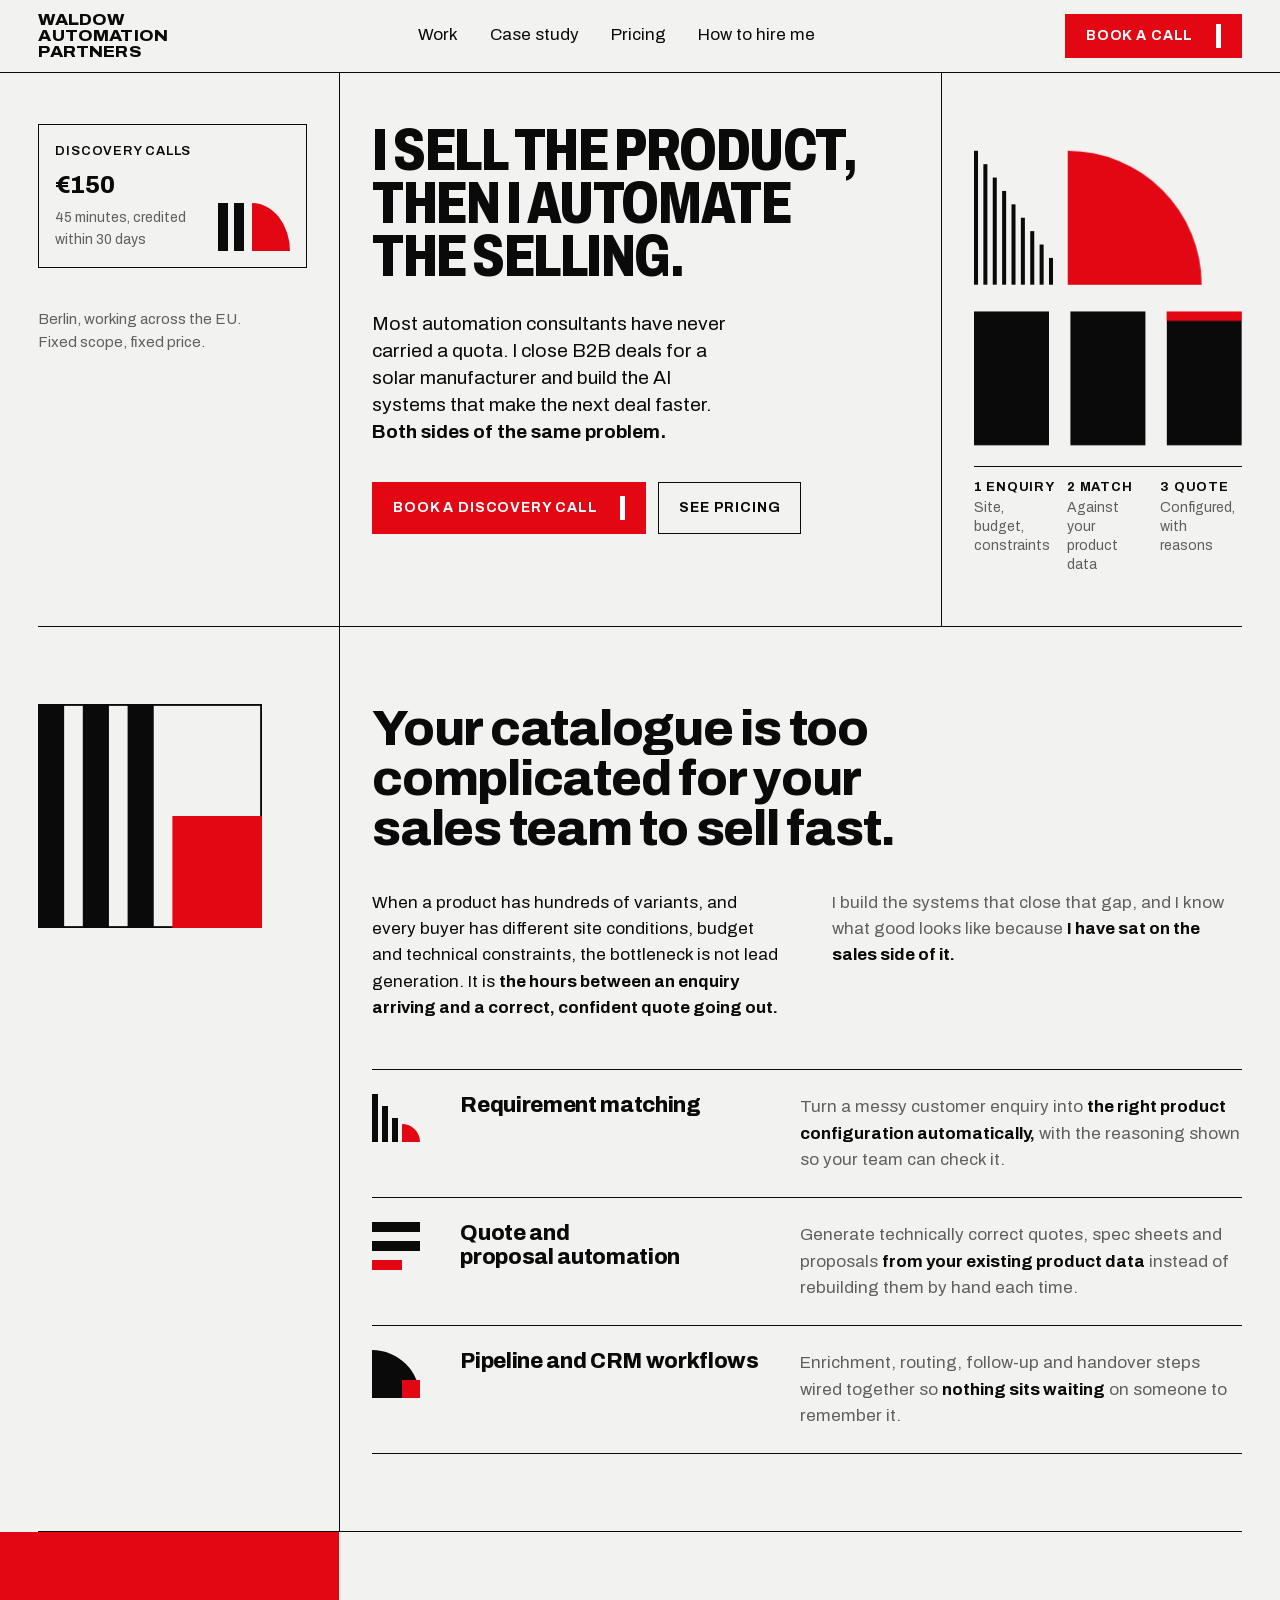
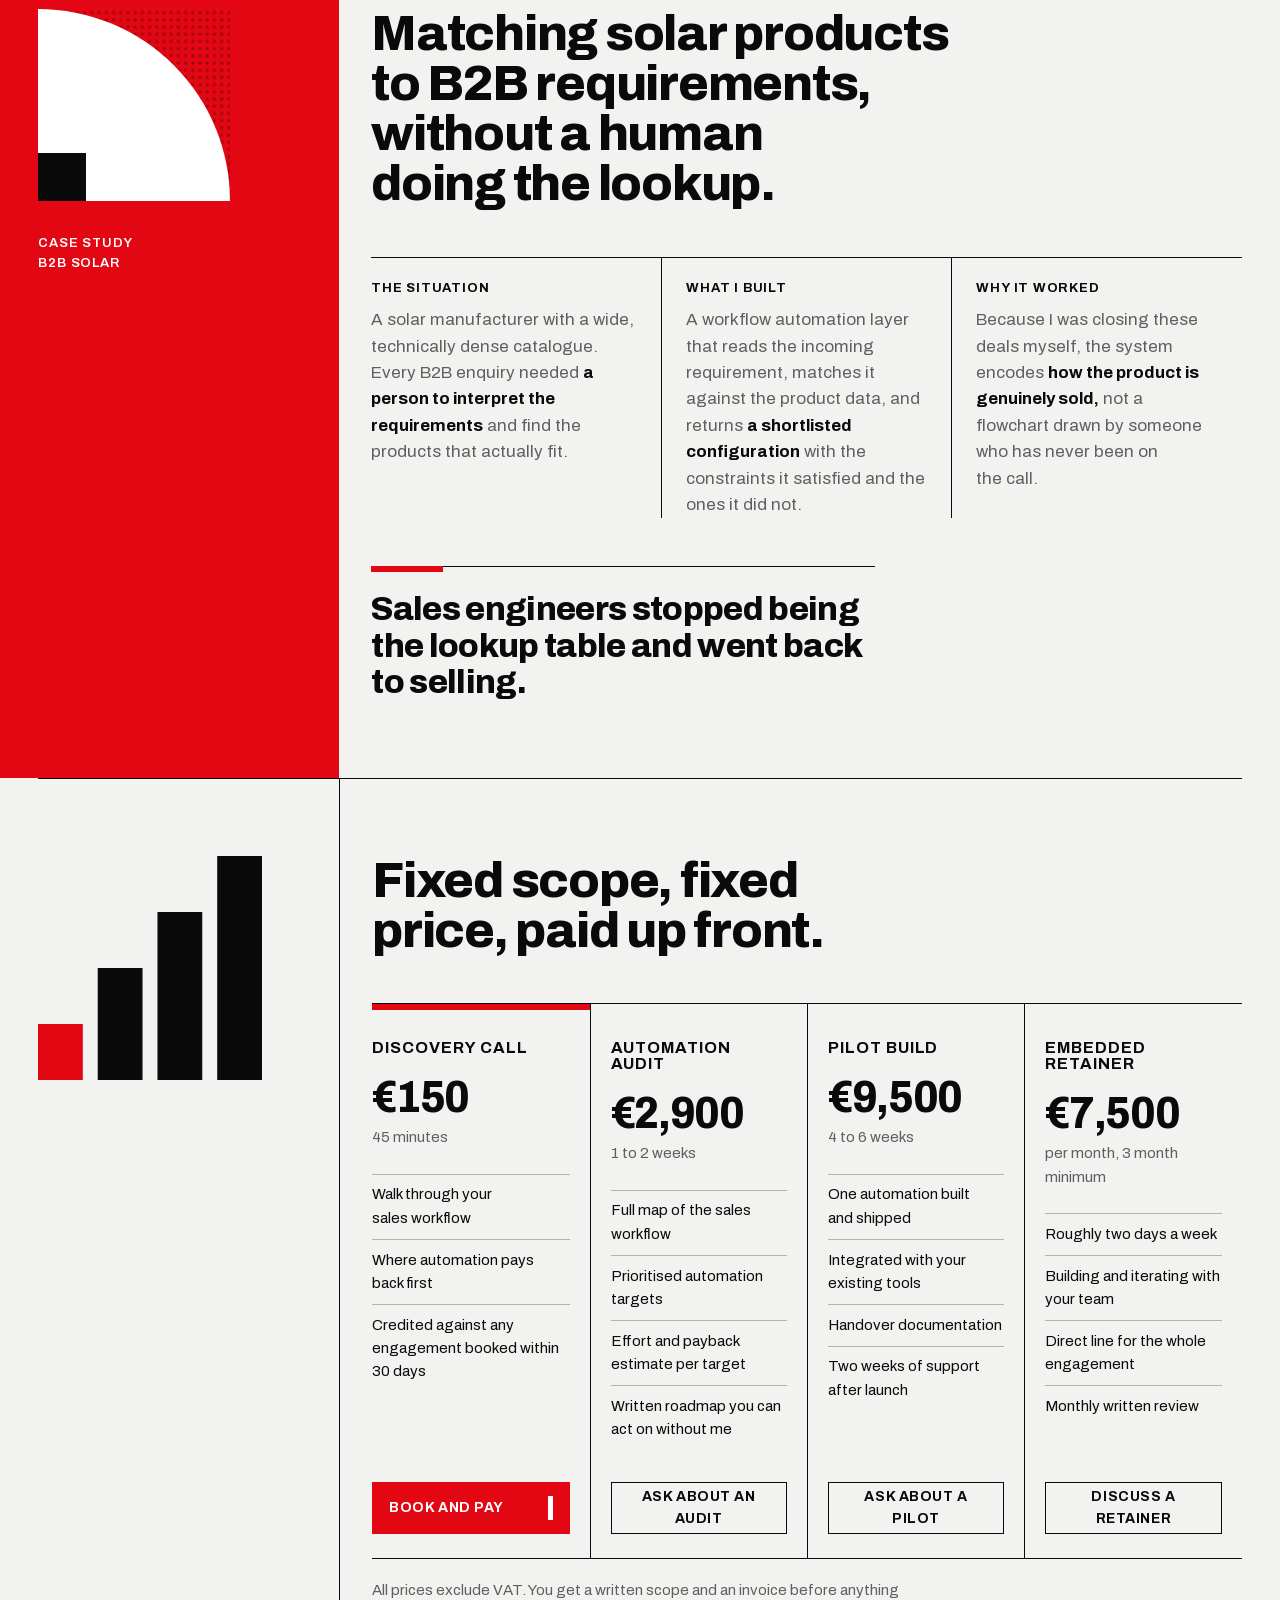
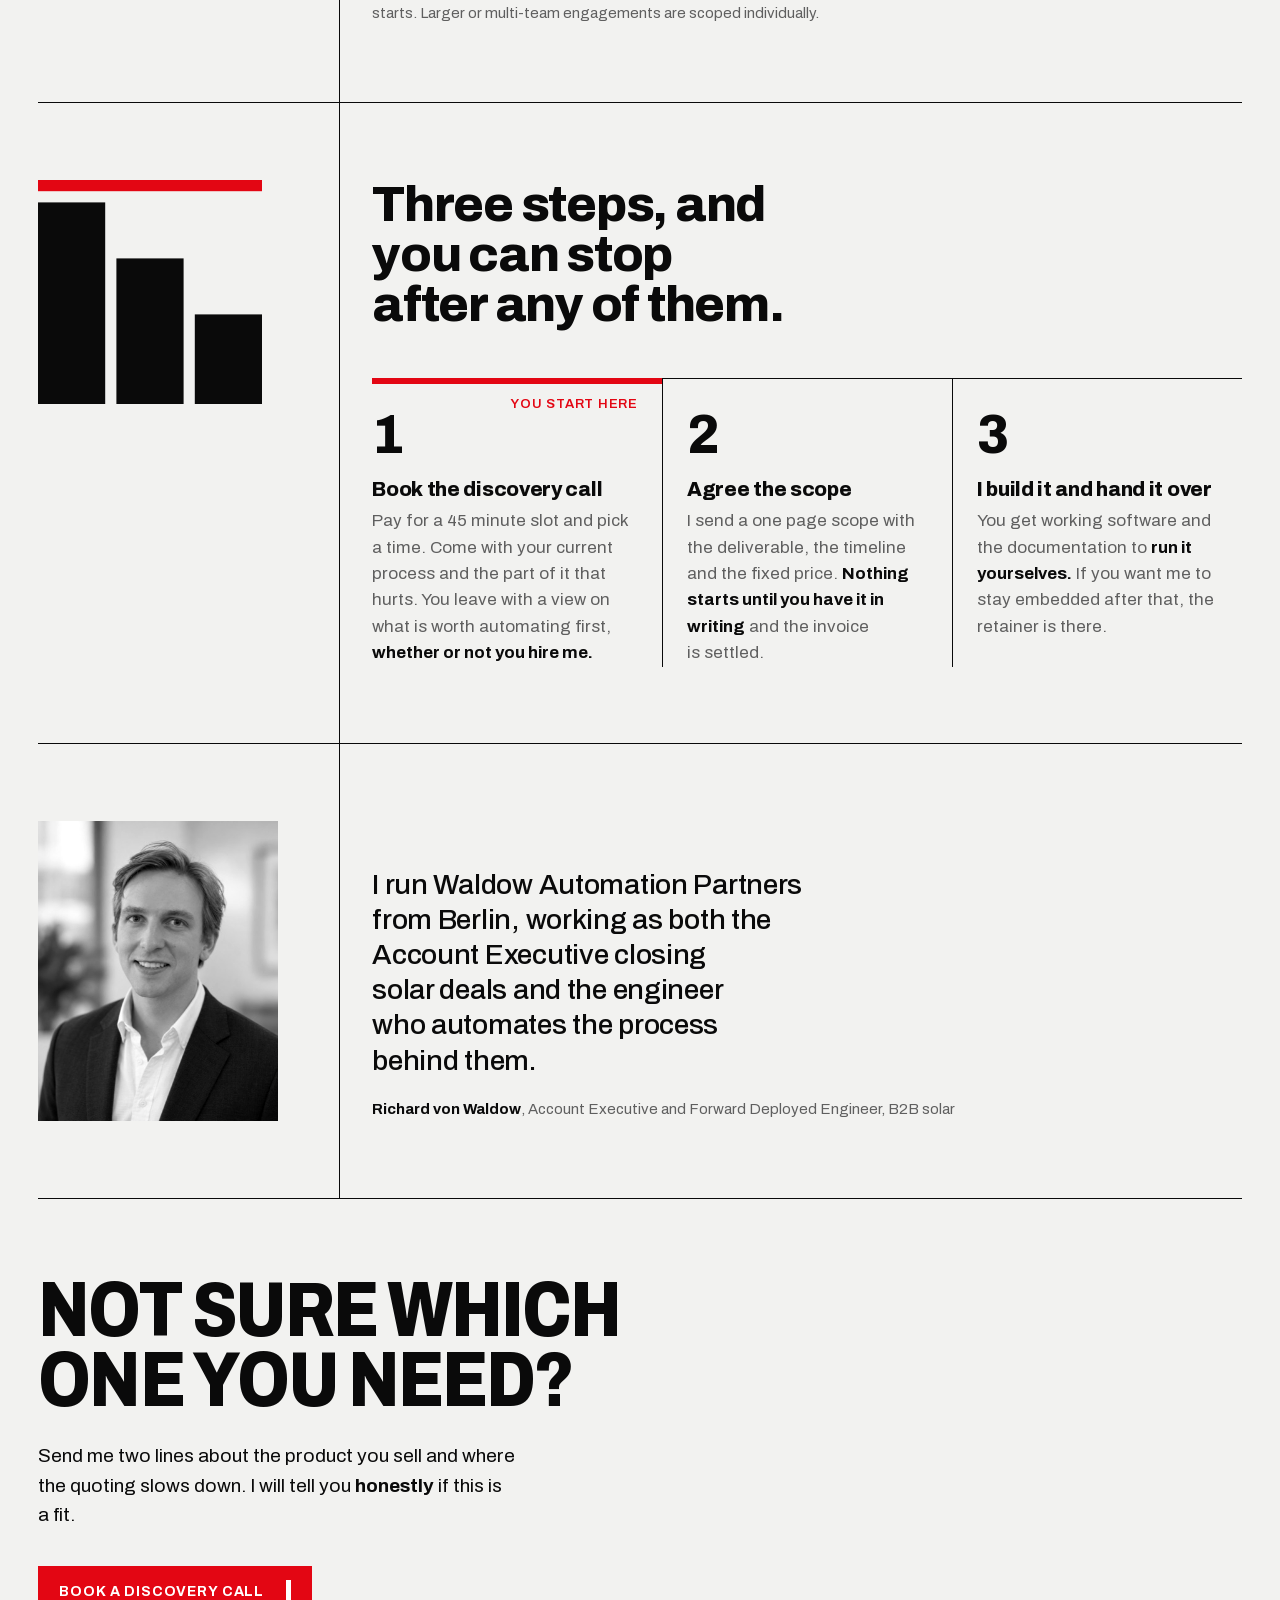
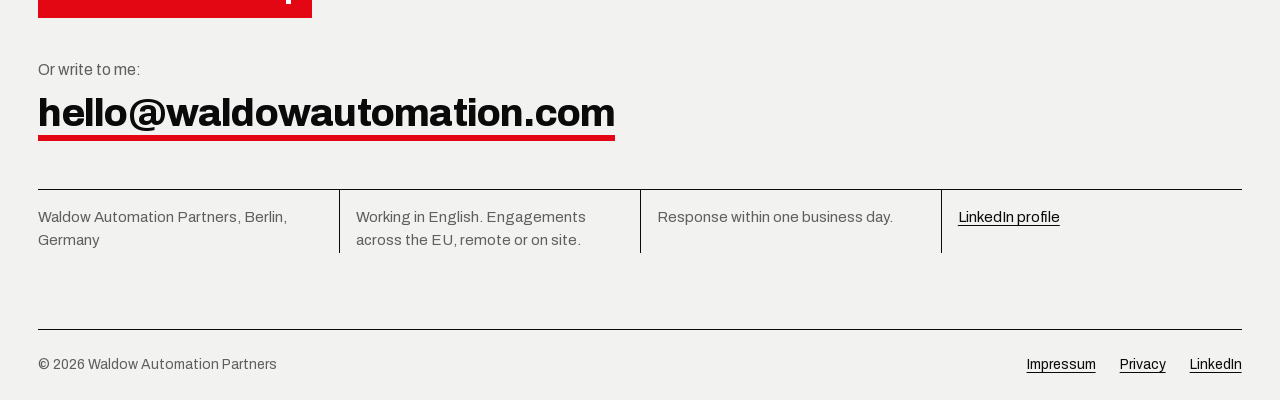
<file: index.html>
<!DOCTYPE html>
<html lang="en">
<head>
<meta charset="utf-8">
<meta name="viewport" content="width=device-width, initial-scale=1, viewport-fit=cover">
<title>Waldow Automation Partners | AI systems for complex B2B sales</title>
<meta name="description" content="I sell complex B2B products, then I automate the selling. Sales workflow automation and AI deployment for manufacturers and distributors with complicated product catalogues.">
<link rel="canonical" href="https://waldowautomation.com/">
<link rel="icon" href="data:image/svg+xml,%3Csvg xmlns='http://www.w3.org/2000/svg' viewBox='0 0 32 32'%3E%3Crect width='32' height='32' fill='%23F2F2F0'/%3E%3Crect x='5' y='5' width='5' height='22' fill='%230A0A0A'/%3E%3Crect x='13' y='5' width='5' height='22' fill='%230A0A0A'/%3E%3Cpath d='M21 27V5a11 22 0 0 1 6 22z' fill='%23E30613'/%3E%3C/svg%3E">
<meta name="theme-color" content="#F2F2F0">
<meta property="og:type" content="website">
<meta property="og:url" content="https://waldowautomation.com/">
<meta property="og:title" content="Waldow Automation Partners">
<meta property="og:description" content="I sell complex B2B products, then I automate the selling. Sales workflow automation for manufacturers and distributors.">
<meta property="og:image" content="https://waldowautomation.com/headshot.jpg">
<meta name="twitter:card" content="summary">
<link rel="preload" href="fonts/Archivo-var-latin.woff2" as="font" type="font/woff2" crossorigin>
<link rel="stylesheet" href="fonts/archivo.css">
<style>
:root{
  --paper:#F2F2F0;
  --ink:#0A0A0A;
  --red:#E30613;
  --red-press:#B8000E;
  --grey:#5F5F5F;
  --grey-mid:#B2B2B2;
  --rule:1px solid var(--ink);
  --gutter:clamp(1rem,3vw,3rem);
  --col-pad:clamp(1.25rem,2.5vw,2.5rem);
  --band-pad:clamp(2.75rem,6vw,5.5rem);
  --ease-out:cubic-bezier(.16,1,.3,1);
}
*{box-sizing:border-box}
html{scroll-behavior:smooth;-webkit-text-size-adjust:100%;scrollbar-color:var(--ink) var(--paper)}
@media (prefers-reduced-motion:reduce){html{scroll-behavior:auto}}
body{
  margin:0;background:var(--paper);color:var(--ink);
  font-family:Archivo,system-ui,sans-serif;font-size:1.0625rem;line-height:1.55;font-weight:400;font-stretch:100%;
  -webkit-font-smoothing:antialiased;-webkit-tap-highlight-color:transparent;caret-color:var(--red);
}
::selection{background:var(--red);color:#fff}
a{color:inherit;text-underline-offset:.22em;text-decoration-thickness:1px}
:focus-visible{outline:2px solid var(--red);outline-offset:3px}
h1,h2,h3{margin:0;font-weight:800;letter-spacing:-.02em;line-height:1;text-wrap:balance}
p,dd,li{text-wrap:pretty}
strong{font-weight:700;color:var(--ink)}
p{margin:0;max-width:62ch}
[id]{scroll-margin-top:5.5rem}
.sheet{padding:0 var(--gutter)}
.caps{text-transform:uppercase;letter-spacing:.06em;font-size:.8125rem;font-weight:600}
.num{font-variant-numeric:tabular-nums}
.quiet{color:var(--grey)}
.small{font-size:.9375rem}

/* ---------- buttons ---------- */
.btn{
  display:inline-flex;align-items:center;justify-content:space-between;gap:1.4rem;
  min-height:3.25rem;padding:0 1.25rem;border:1px solid var(--ink);
  text-decoration:none;text-transform:uppercase;letter-spacing:.06em;font-size:.875rem;font-weight:700;
  touch-action:manipulation;user-select:none;-webkit-user-select:none;
  transition:background-color 120ms ease-out,color 120ms ease-out,transform 100ms ease-out;
}
.btn:active{transform:scale(.98)}
.btn-red{background:var(--red);border-color:var(--red);color:#fff}
.btn-red::after{content:"";width:5px;height:1.5rem;background:#fff;flex:none;transition:transform 200ms var(--ease-out)}
.btn-red:active{background:var(--red-press);border-color:var(--red-press)}
.btn-line{background:transparent;color:var(--ink);position:relative;isolation:isolate;overflow:hidden}
.btn-line::before{content:"";position:absolute;inset:0;z-index:-1;background:var(--ink);transform:scaleX(0);transform-origin:left;transition:transform 260ms var(--ease-out)}
.btn-line:active{background:var(--ink);color:var(--paper)}
@media (hover:hover){
  .btn-red:hover{background:var(--red-press);border-color:var(--red-press)}
  .btn-line:hover{color:var(--paper)}
}
@media (hover:hover) and (pointer:fine){
  .btn-red:hover::after{transform:scaleY(1.45)}
  .btn-line:hover::before{transform:scaleX(1)}
}
@media (prefers-reduced-motion:reduce){
  .btn-red::after,.btn-line::before{transition:none}
}

/* ---------- header ---------- */
.top{position:sticky;top:0;z-index:20;background:var(--paper);border-bottom:var(--rule)}
.top .sheet{display:flex;align-items:center;justify-content:space-between;gap:1.5rem;min-height:4.5rem}
.mark{display:block;text-decoration:none;font-weight:800;text-transform:uppercase;letter-spacing:.01em;font-size:1rem;line-height:1.02;font-stretch:112%}
.top nav{display:flex;gap:2rem}
.top nav a{text-decoration:none;padding:.35rem 0;border-bottom:2px solid transparent;transition:border-color 120ms ease-out}
.top nav a:hover{border-bottom-color:var(--red)}
.top .btn{min-height:2.75rem}
@media(max-width:900px){
  .top nav{display:none}
  .top .btn-red::after{display:none}
}

/* ---------- hero ---------- */
.hero{display:grid;grid-template-columns:3fr 6fr 3fr;border-bottom:var(--rule)}
.hero > *{padding:clamp(2rem,4vw,3.5rem) 0}
.hero > * + *{border-left:var(--rule);padding-left:var(--col-pad)}
.hero > :not(:last-child){padding-right:var(--col-pad)}
.rail{display:flex;flex-direction:column;gap:2.5rem}
.slot{border:var(--rule);padding:1rem;display:grid;grid-template-columns:1fr auto;gap:.75rem 1rem;align-items:end}
.slot .caps{grid-column:1/-1}
.slot strong{font-size:1.5rem;font-weight:800;letter-spacing:-.01em;line-height:1}
.slot small{display:block;color:var(--grey);font-size:.875rem;margin-top:.35rem}
.slot svg{width:4.5rem;height:3rem}
.lead h1{
  font-size:clamp(2.75rem,4.6vw,5rem);font-stretch:76%;font-weight:800;
  text-transform:uppercase;letter-spacing:-.025em;line-height:.9;
}
.lead p{margin-top:1.75rem;font-size:clamp(1.15rem,1.5vw,1.4rem);line-height:1.4;max-width:34ch}
.lead p em{font-style:normal;font-weight:700}
.actions{display:flex;flex-wrap:wrap;gap:.75rem;margin-top:2.25rem}
.lead p.fee{display:none;margin-top:1rem;font-size:.9375rem;color:var(--grey)}
.poster figure{margin:0}
.poster svg{display:block;width:100%;height:auto;max-height:30rem}
.poster figcaption{display:grid;grid-template-columns:repeat(3,1fr);border-top:var(--rule);margin-top:1.25rem;padding-top:.75rem;gap:.75rem}
.poster figcaption span{font-size:.875rem;color:var(--grey);line-height:1.35}
.poster figcaption b{display:block;color:var(--ink);text-transform:uppercase;letter-spacing:.06em;font-size:.8125rem;margin-bottom:.2rem}

/* signature: the enquiry bars sort themselves once, the match arc settles */
.sort rect{transform-box:fill-box;transform-origin:bottom;animation:sort 1.4s var(--ease-out) .25s both}
@keyframes sort{from{transform:scaleY(var(--from,1))}}
.arc{transform-box:fill-box;transform-origin:0 100%;animation:swing 1s var(--ease-out) .9s both}
@keyframes swing{from{transform:rotate(-12deg);opacity:.35}}
@media (prefers-reduced-motion:reduce){.sort rect,.arc{animation:none}}

@media(max-width:1100px){
  .hero{grid-template-columns:5fr 4fr}
  .rail{display:none}
  .lead p.fee{display:block}
  .hero > .lead{border-left:0;padding-left:0}
}
@media(max-width:720px){
  .hero{grid-template-columns:1fr}
  .hero > .lead{padding-right:0}
  .hero > .poster{border-left:0;padding-left:0;border-top:var(--rule)}
  .lead h1{font-stretch:78%}
  .lead h1 br.d{display:none}
  .poster svg{max-height:17rem}
  .poster figure{max-width:calc(17rem * 400 / 480)}
}

/* left-column motifs assemble once when they scroll into view (JS adds .motion; no JS or reduced motion = static) */
.motion svg.m :is(rect,path):not([fill="none"]):not([fill^="url"]){
  transform-box:fill-box;transform-origin:bottom;
  transition:transform 700ms var(--ease-out) calc(var(--i,0) * 70ms),opacity 500ms ease-out calc(var(--i,0) * 70ms);
}
.motion svg.m rect.x{transform-origin:left}
.motion svg.m path{transform-origin:0 100%}
.motion svg.m:not(.in) rect:not([fill="none"]):not([fill^="url"]){transform:scaleY(.06)}
.motion svg.m:not(.in) rect.x{transform:scaleX(.04)}
.motion svg.m:not(.in) path{transform:rotate(-24deg);opacity:0}

/* ---------- bands: motif column + body column ---------- */
.band{display:grid;grid-template-columns:3fr 9fr;border-bottom:var(--rule)}
.band > *{padding:var(--band-pad) 0}
.band > .motif{padding-right:var(--col-pad)}
.band > .motif > *{position:sticky;top:7rem}
.band > .motif svg{display:block;width:100%;max-width:14rem;height:auto}
.band > .body{border-left:var(--rule);padding-left:var(--col-pad)}
.band h2{font-size:clamp(2rem,3.9vw,3.5rem);max-width:18ch;letter-spacing:-.025em}
@media(max-width:820px){
  .band{grid-template-columns:1fr}
  .band > .motif{padding-bottom:0}
  .band > .motif > *{position:static}
  .band > .motif svg{width:5rem}
  .band > .body{border-left:0;padding-left:0;padding-top:1.5rem}
}

.split{display:grid;grid-template-columns:1fr 1fr;gap:clamp(1.5rem,4vw,4rem);margin-top:2.25rem}
@media(max-width:820px){.split{grid-template-columns:1fr}}

.rows{list-style:none;padding:0;margin:3rem 0 0;border-top:var(--rule)}
.rows li{display:grid;grid-template-columns:4rem 1fr 1.4fr;gap:1.5rem;align-items:start;padding:1.5rem 0;border-bottom:var(--rule)}
.rows svg{width:3rem;height:3rem}
.rows h3{font-size:1.35rem;letter-spacing:-.015em;line-height:1.1}
.rows p{color:var(--grey)}
@media(max-width:820px){.rows li{grid-template-columns:3rem 1fr;gap:1rem 1.25rem}.rows p{grid-column:2}.rows svg{width:2.25rem;height:2.25rem}}

/* ---------- case study: the one red field ---------- */
.case{display:grid;grid-template-columns:3fr 9fr;border-bottom:var(--rule)}
.case .field{background:var(--red);color:#fff;margin-left:calc(-1 * var(--gutter));padding:var(--band-pad) var(--col-pad) var(--band-pad) var(--gutter)}
.case .field svg{width:100%;max-width:12rem;height:auto;display:block}
.case .field p{margin-top:2rem}
.case .body{padding:var(--band-pad) 0 var(--band-pad) var(--col-pad)}
.case h2{font-size:clamp(2rem,3.9vw,3.5rem);max-width:20ch;letter-spacing:-.025em}
.case dl{display:grid;grid-template-columns:repeat(3,1fr);margin:3rem 0 0;border-top:var(--rule)}
.case dl > div{padding:1.25rem 1.5rem 0 0}
.case dl > div + div{border-left:var(--rule);padding-left:1.5rem}
.case dt{text-transform:uppercase;letter-spacing:.06em;font-size:.8125rem;font-weight:700}
.case dd{margin:.6rem 0 0;color:var(--grey)}
.result::before{content:"";position:absolute;top:-1px;left:0;width:4.5rem;height:6px;background:var(--red)}
.result{margin-top:3rem;padding-top:1.5rem;border-top:var(--rule);position:relative;font-size:clamp(1.5rem,2.6vw,2.25rem);font-weight:800;letter-spacing:-.02em;line-height:1.1;max-width:24ch}
@media(max-width:820px){
  .case{grid-template-columns:1fr}
  .case .field{display:flex;align-items:center;gap:1.5rem;padding:2rem var(--gutter);margin-right:calc(-1 * var(--gutter))}
  .case .field svg{max-width:4.5rem}
  .case .field p{margin-top:0}
  .case .body{padding:2.5rem 0 var(--band-pad) 0}
  .case dl{grid-template-columns:1fr}
  .case dl > div{padding-right:0}
  .case dl > div + div{border-left:0;padding-left:0;border-top:var(--rule);margin-top:1.25rem}
}

/* ---------- pricing: one ruled table ---------- */
.tiers{display:grid;grid-template-columns:repeat(4,1fr);margin-top:3rem;border-top:var(--rule);border-bottom:var(--rule)}
.tier{display:flex;flex-direction:column;padding:1.5rem 1.25rem 1.5rem 0}
.tier + .tier{border-left:var(--rule);padding-left:1.25rem}
.tier.first{box-shadow:inset 0 6px 0 var(--red)}
.tier h3{font-size:1rem;text-transform:uppercase;letter-spacing:.06em;font-weight:700;margin-top:.75rem}
.price{font-size:clamp(2.25rem,3.4vw,3rem);font-weight:800;letter-spacing:-.03em;line-height:1;margin-top:1.25rem;font-variant-numeric:tabular-nums;font-stretch:90%}
.meta{color:var(--grey);font-size:.9375rem;margin-top:.4rem}
.tier ul{list-style:none;padding:0;margin:1.5rem 0 2rem;font-size:.9375rem}
.tier li{padding:.55rem 0;border-top:1px solid var(--grey-mid)}
.tier .btn{margin-top:auto;width:100%;gap:.75rem;padding:0 1rem;letter-spacing:.04em}
.tier .btn-line{justify-content:center;text-align:center}
.note{margin-top:1.25rem;color:var(--grey);font-size:.9375rem}
@media(max-width:1100px){
  .tiers{grid-template-columns:1fr 1fr}
  .tier:nth-child(3){border-left:0;padding-left:0}
  .tier:nth-child(n+3){border-top:var(--rule)}
}
@media(max-width:600px){
  .tiers{grid-template-columns:1fr}
  .tier + .tier{border-left:0;padding-left:0;border-top:var(--rule)}
  .tier{padding-right:0}
}

/* ---------- process: one unbroken row with a position marker ---------- */
.steps-wrap{position:relative;margin-top:3rem;border-top:var(--rule)}
.here{position:absolute;top:-1px;left:0;height:6px;width:33.333%;background:var(--red)}
.here span{position:absolute;top:1rem;right:1.5rem;color:var(--red)}
.steps{list-style:none;padding:0;margin:0;display:grid;grid-template-columns:repeat(3,1fr)}
.steps li{padding:1.75rem 1.5rem 0 0}
.steps li + li{border-left:var(--rule);padding-left:1.5rem}
.steps .n{display:block;font-size:3.5rem;font-weight:800;line-height:1;letter-spacing:-.03em;font-variant-numeric:tabular-nums;font-stretch:90%}
.steps h3{font-size:1.25rem;letter-spacing:-.015em;margin-top:1rem}
.steps p{margin-top:.6rem;color:var(--grey)}
@media(max-width:820px){
  .steps{grid-template-columns:1fr}
  .steps li{padding-right:0}
  .steps li + li{border-left:0;padding-left:0;border-top:var(--rule);margin-top:1.75rem}
  .here{width:100%}
  .here span{right:0}
}

/* ---------- about ---------- */
.portrait{display:block;width:100%;height:auto;max-width:15rem;aspect-ratio:4/5;object-fit:cover;filter:grayscale(1) contrast(1.06)}
.bio{display:flex;flex-direction:column;justify-content:flex-end}
.bio p{font-size:clamp(1.35rem,2.2vw,2rem);line-height:1.25;letter-spacing:-.01em;max-width:30ch;font-weight:500}
.bio .who{margin-top:1.25rem;color:var(--grey);font-size:.9375rem}
@media(max-width:820px){.portrait{max-width:10rem}}

/* ---------- close ---------- */
.close{padding:var(--band-pad) 0;border-bottom:var(--rule)}
.close h2{font-size:clamp(2.5rem,6vw,5.75rem);font-stretch:84%;text-transform:uppercase;letter-spacing:-.025em;line-height:.92;max-width:14ch}
.close p{margin-top:1.5rem;font-size:1.2rem;max-width:44ch}
.close .or{margin-top:2.5rem;font-size:1rem;color:var(--grey)}
.mail{display:inline-block;margin-top:.5rem;font-size:clamp(1.35rem,3vw,2.5rem);font-weight:800;letter-spacing:-.02em;text-decoration:none;border-bottom:6px solid var(--red);line-height:1.15;overflow-wrap:anywhere}
.mail:hover{color:var(--red)}
.facts{display:grid;grid-template-columns:repeat(4,1fr);margin-top:3rem;border-top:var(--rule)}
.facts span{padding:1rem 1rem 0 0;color:var(--grey);font-size:.9375rem}
.facts span + span{border-left:var(--rule);padding-left:1rem}
.facts a{color:var(--ink)}
@media(max-width:820px){.facts{grid-template-columns:1fr 1fr}.facts span:nth-child(3){border-left:0;padding-left:0}.facts span:nth-child(n+3){margin-top:1rem}}
@media(max-width:480px){.facts{grid-template-columns:1fr}.facts span + span{border-left:0;padding-left:0;margin-top:.75rem}}

footer .sheet{display:flex;flex-wrap:wrap;justify-content:space-between;gap:1rem;padding-top:1.5rem;padding-bottom:calc(1.5rem + env(safe-area-inset-bottom));font-size:.875rem;color:var(--grey)}
footer nav{display:flex;gap:1.5rem}
footer a{color:var(--ink)}
footer a:hover{color:var(--red)}
</style>
</head>
<body>

<header class="top">
  <div class="sheet">
    <a class="mark" href="#top" aria-label="Waldow Automation Partners, back to top">Waldow<br>Automation<br>Partners</a>
    <nav aria-label="Main">
      <a href="#work">Work</a>
      <a href="#case">Case study</a>
      <a href="#pricing">Pricing</a>
      <a href="#hire">How to hire me</a>
    </nav>
    <a class="btn btn-red" href="https://cal.com/waldowautomation/discovery-call" rel="noopener">Book a call</a>
  </div>
</header>

<main id="top" class="sheet">

  <section class="hero" aria-label="Introduction">
    <div class="rail">
      <div class="slot">
        <span class="caps">Discovery calls</span>
        <div>
          <strong class="num">€150</strong>
          <small>45 minutes, credited within 30 days</small>
        </div>
        <svg class="m" viewBox="0 0 72 48" aria-hidden="true"><rect x="0" y="0" width="10" height="48" fill="#0A0A0A"/><rect x="16" y="0" width="10" height="48" fill="#0A0A0A"/><path d="M34 48V0a38 48 0 0 1 38 48z" fill="#E30613"/></svg>
      </div>
      <p class="quiet small">Berlin, working across the EU.<br>Fixed scope, fixed price.</p>
    </div>

    <div class="lead">
      <h1>I sell the product,<br class="d"> then I automate<br class="d"> the selling.</h1>
      <p>Most automation consultants have never carried a quota. I close B2B deals for a solar manufacturer and build the AI systems that make the next deal faster. <em>Both sides of the same problem.</em></p>
      <div class="actions">
        <a class="btn btn-red" href="https://cal.com/waldowautomation/discovery-call" rel="noopener">Book a discovery call</a>
        <a class="btn btn-line" href="#pricing">See pricing</a>
      </div>
      <p class="fee">Discovery call: 45 minutes, €150, credited within 30 days.</p>
    </div>

    <div class="poster">
      <figure>
        <svg viewBox="0 0 400 480" role="img" aria-labelledby="mech-t" preserveAspectRatio="xMinYMid meet">
          <title id="mech-t">A messy enquiry, matched against the product data, becomes a configured quote.</title>
          <g class="sort" fill="#0A0A0A">
            <rect x="0"   y="40"  width="6" height="200" style="--from:.35"/>
            <rect x="14"  y="60"  width="6" height="180" style="--from:.9"/>
            <rect x="28"  y="80"  width="6" height="160" style="--from:.2"/>
            <rect x="42"  y="100" width="6" height="140" style="--from:1.25"/>
            <rect x="56"  y="120" width="6" height="120" style="--from:.55"/>
            <rect x="70"  y="140" width="6" height="100" style="--from:1.6"/>
            <rect x="84"  y="160" width="6" height="80"  style="--from:.4"/>
            <rect x="98"  y="180" width="6" height="60"  style="--from:2.4"/>
            <rect x="112" y="200" width="6" height="40"  style="--from:1.1"/>
          </g>
          <path class="arc" d="M140 240V40a200 200 0 0 1 200 200z" fill="#E30613"/>
          <rect x="0"   y="280" width="112" height="200" fill="#0A0A0A"/>
          <rect x="144" y="280" width="112" height="200" fill="#0A0A0A"/>
          <rect x="288" y="280" width="112" height="200" fill="#0A0A0A"/>
          <rect x="288" y="280" width="112" height="14"  fill="#E30613"/>
        </svg>
        <figcaption>
          <span><b>1 Enquiry</b>Site, budget, constraints</span>
          <span><b>2 Match</b>Against your product data</span>
          <span><b>3 Quote</b>Configured, with reasons</span>
        </figcaption>
      </figure>
    </div>
  </section>

  <section class="band" id="work">
    <div class="motif" aria-hidden="true">
      <svg class="m" viewBox="0 0 120 120"><rect x=".5" y=".5" width="119" height="119" fill="none" stroke="#0A0A0A"/><rect x="0" y="0" width="14" height="120" fill="#0A0A0A"/><rect x="24" y="0" width="14" height="120" fill="#0A0A0A"/><rect x="48" y="0" width="14" height="120" fill="#0A0A0A"/><rect x="72" y="60" width="48" height="60" fill="#E30613"/></svg>
    </div>
    <div class="body">
      <h2>Your catalogue is too complicated for your sales team to sell fast.</h2>
      <div class="split">
        <p>When a product has hundreds of variants, and every buyer has different site conditions, budget and technical constraints, the bottleneck is not lead generation. It is <strong>the hours between an enquiry arriving and a correct, confident quote going out.</strong></p>
        <p class="quiet">I build the systems that close that gap, and I know what good looks like because <strong>I have sat on the sales side of it.</strong></p>
      </div>
      <ul class="rows">
        <li>
          <svg viewBox="0 0 48 48" aria-hidden="true"><rect x="0" y="0" width="6" height="48" fill="#0A0A0A"/><rect x="10" y="12" width="6" height="36" fill="#0A0A0A"/><rect x="20" y="24" width="6" height="24" fill="#0A0A0A"/><path d="M30 48V30a18 18 0 0 1 18 18z" fill="#E30613"/></svg>
          <h3>Requirement matching</h3>
          <p>Turn a messy customer enquiry into <strong>the right product configuration automatically,</strong> with the reasoning shown so your team can check it.</p>
        </li>
        <li>
          <svg viewBox="0 0 48 48" aria-hidden="true"><rect x="0" y="0" width="48" height="10" fill="#0A0A0A"/><rect x="0" y="19" width="48" height="10" fill="#0A0A0A"/><rect x="0" y="38" width="30" height="10" fill="#E30613"/></svg>
          <h3>Quote and proposal automation</h3>
          <p>Generate technically correct quotes, spec sheets and proposals <strong>from your existing product data</strong> instead of rebuilding them by hand each time.</p>
        </li>
        <li>
          <svg viewBox="0 0 48 48" aria-hidden="true"><path d="M0 48V0a48 48 0 0 1 48 48z" fill="#0A0A0A"/><rect x="30" y="30" width="18" height="18" fill="#E30613"/></svg>
          <h3>Pipeline and CRM workflows</h3>
          <p>Enrichment, routing, follow-up and handover steps wired together so <strong>nothing sits waiting</strong> on someone to remember it.</p>
        </li>
      </ul>
    </div>
  </section>

  <section class="case" id="case">
    <div class="field">
      <svg class="m" viewBox="0 0 160 160" aria-hidden="true"><defs><pattern id="screen" width="6" height="6" patternUnits="userSpaceOnUse"><circle cx="3" cy="3" r="1.4" fill="#0A0A0A" fill-opacity=".32"/></pattern></defs><rect width="160" height="160" fill="url(#screen)"/><path d="M0 160V0a160 160 0 0 1 160 160z" fill="#fff"/><rect x="0" y="120" width="40" height="40" fill="#0A0A0A"/></svg>
      <p class="caps">Case study<br>B2B solar</p>
    </div>
    <div class="body">
      <h2>Matching solar products to B2B requirements, without a human doing the lookup.</h2>
      <dl>
        <div>
          <dt>The situation</dt>
          <dd>A solar manufacturer with a wide, technically dense catalogue. Every B2B enquiry needed <strong>a person to interpret the requirements</strong> and find the products that actually fit.</dd>
        </div>
        <div>
          <dt>What I built</dt>
          <dd>A workflow automation layer that reads the incoming requirement, matches it against the product data, and returns <strong>a shortlisted configuration</strong> with the constraints it satisfied and the ones it did not.</dd>
        </div>
        <div>
          <dt>Why it worked</dt>
          <dd>Because I was closing these deals myself, the system encodes <strong>how the product is genuinely sold,</strong> not a flowchart drawn by someone who has never been on the call.</dd>
        </div>
      </dl>
      <p class="result">Sales engineers stopped being the lookup table and went back to selling.</p>
    </div>
  </section>

  <section class="band" id="pricing">
    <div class="motif" aria-hidden="true">
      <svg class="m" viewBox="0 0 120 120"><rect x="0" y="90" width="24" height="30" fill="#E30613"/><rect x="32" y="60" width="24" height="60" fill="#0A0A0A"/><rect x="64" y="30" width="24" height="90" fill="#0A0A0A"/><rect x="96" y="0" width="24" height="120" fill="#0A0A0A"/></svg>
    </div>
    <div class="body">
      <h2>Fixed scope, fixed price, paid up front.</h2>
      <div class="tiers">
        <div class="tier first">
          <h3>Discovery call</h3>
          <p class="price">€150</p>
          <p class="meta">45 minutes</p>
          <ul>
            <li>Walk through your sales workflow</li>
            <li>Where automation pays back first</li>
            <li>Credited against any engagement booked within 30 days</li>
          </ul>
          <a class="btn btn-red" href="https://cal.com/waldowautomation/discovery-call" rel="noopener">Book and pay</a>
        </div>
        <div class="tier">
          <h3>Automation Audit</h3>
          <p class="price">€2,900</p>
          <p class="meta">1 to 2 weeks</p>
          <ul>
            <li>Full map of the sales workflow</li>
            <li>Prioritised automation targets</li>
            <li>Effort and payback estimate per target</li>
            <li>Written roadmap you can act on without me</li>
          </ul>
          <a class="btn btn-line" href="mailto:hello@waldowautomation.com?subject=Automation%20Audit">Ask about an audit</a>
        </div>
        <div class="tier">
          <h3>Pilot Build</h3>
          <p class="price">€9,500</p>
          <p class="meta">4 to 6 weeks</p>
          <ul>
            <li>One automation built and shipped</li>
            <li>Integrated with your existing tools</li>
            <li>Handover documentation</li>
            <li>Two weeks of support after launch</li>
          </ul>
          <a class="btn btn-line" href="mailto:hello@waldowautomation.com?subject=Pilot%20Build">Ask about a pilot</a>
        </div>
        <div class="tier">
          <h3>Embedded Retainer</h3>
          <p class="price">€7,500</p>
          <p class="meta">per month, 3 month minimum</p>
          <ul>
            <li>Roughly two days a week</li>
            <li>Building and iterating with your team</li>
            <li>Direct line for the whole engagement</li>
            <li>Monthly written review</li>
          </ul>
          <a class="btn btn-line" href="mailto:hello@waldowautomation.com?subject=Embedded%20Retainer">Discuss a retainer</a>
        </div>
      </div>
      <p class="note">All prices exclude VAT. You get a written scope and an invoice before anything starts. Larger or multi-team engagements are scoped individually.</p>
    </div>
  </section>

  <section class="band" id="hire">
    <div class="motif" aria-hidden="true">
      <svg class="m" viewBox="0 0 120 120"><rect class="x" x="0" y="0" width="120" height="6" fill="#E30613"/><rect x="0" y="12" width="36" height="108" fill="#0A0A0A"/><rect x="42" y="42" width="36" height="78" fill="#0A0A0A"/><rect x="84" y="72" width="36" height="48" fill="#0A0A0A"/></svg>
    </div>
    <div class="body">
      <h2>Three steps, and you can stop after any of them.</h2>
      <div class="steps-wrap">
        <span class="here" aria-hidden="true"><span class="caps">You start here</span></span>
        <ol class="steps">
          <li>
            <span class="n" aria-hidden="true">1</span>
            <h3>Book the discovery call</h3>
            <p>Pay for a 45 minute slot and pick a time. Come with your current process and the part of it that hurts. You leave with a view on what is worth automating first, <strong>whether or not you hire me.</strong></p>
          </li>
          <li>
            <span class="n" aria-hidden="true">2</span>
            <h3>Agree the scope</h3>
            <p>I send a one page scope with the deliverable, the timeline and the fixed price. <strong>Nothing starts until you have it in writing</strong> and the invoice is settled.</p>
          </li>
          <li>
            <span class="n" aria-hidden="true">3</span>
            <h3>I build it and hand it over</h3>
            <p>You get working software and the documentation to <strong>run it yourselves.</strong> If you want me to stay embedded after that, the retainer is there.</p>
          </li>
        </ol>
      </div>
    </div>
  </section>

  <section class="band" aria-label="About">
    <div class="motif">
      <img class="portrait" src="headshot.jpg" width="384" height="480" alt="Richard von Waldow" loading="lazy">
    </div>
    <div class="body bio">
      <p>I run Waldow Automation Partners from Berlin, working as both the Account Executive closing solar deals and the engineer who automates the process behind them.</p>
      <span class="who"><b style="color:var(--ink)">Richard von Waldow</b>, Account Executive and Forward Deployed Engineer, B2B solar</span>
    </div>
  </section>

  <section class="close" id="contact">
    <h2>Not sure which one you need?</h2>
    <p>Send me two lines about the product you sell and where the quoting slows down. I will tell you <strong>honestly</strong> if this is a fit.</p>
    <div class="actions"><a class="btn btn-red" href="https://cal.com/waldowautomation/discovery-call" rel="noopener">Book a discovery call</a></div>
    <p class="or">Or write to me:</p>
    <a class="mail" href="mailto:hello@waldowautomation.com">hello@waldowautomation.com</a>
    <div class="facts">
      <span>Waldow Automation Partners, Berlin, Germany</span>
      <span>Working in English. Engagements across the EU, remote or on site.</span>
      <span>Response within one business day.</span>
      <span><a href="https://www.linkedin.com/in/richard-von-waldow/" rel="noopener">LinkedIn profile</a></span>
    </div>
  </section>

</main>

<footer>
  <div class="sheet">
    <span>&copy; 2026 Waldow Automation Partners</span>
    <nav aria-label="Legal">
      <a href="impressum.html">Impressum</a>
      <a href="datenschutz.html">Privacy</a>
      <a href="https://www.linkedin.com/in/richard-von-waldow/" rel="noopener">LinkedIn</a>
    </nav>
  </div>
</footer>

<script>
(() => {
  if (!('IntersectionObserver' in window) || matchMedia('(prefers-reduced-motion: reduce)').matches) return;
  document.documentElement.classList.add('motion');
  const io = new IntersectionObserver((entries) => {
    for (const e of entries) if (e.isIntersecting) { e.target.classList.add('in'); io.unobserve(e.target); }
  }, { threshold: .35 });
  document.querySelectorAll('svg.m').forEach((svg) => {
    svg.querySelectorAll('rect, path').forEach((el, i) => el.style.setProperty('--i', i));
    io.observe(svg);
  });
})();
</script>
</body>
</html>
</file>
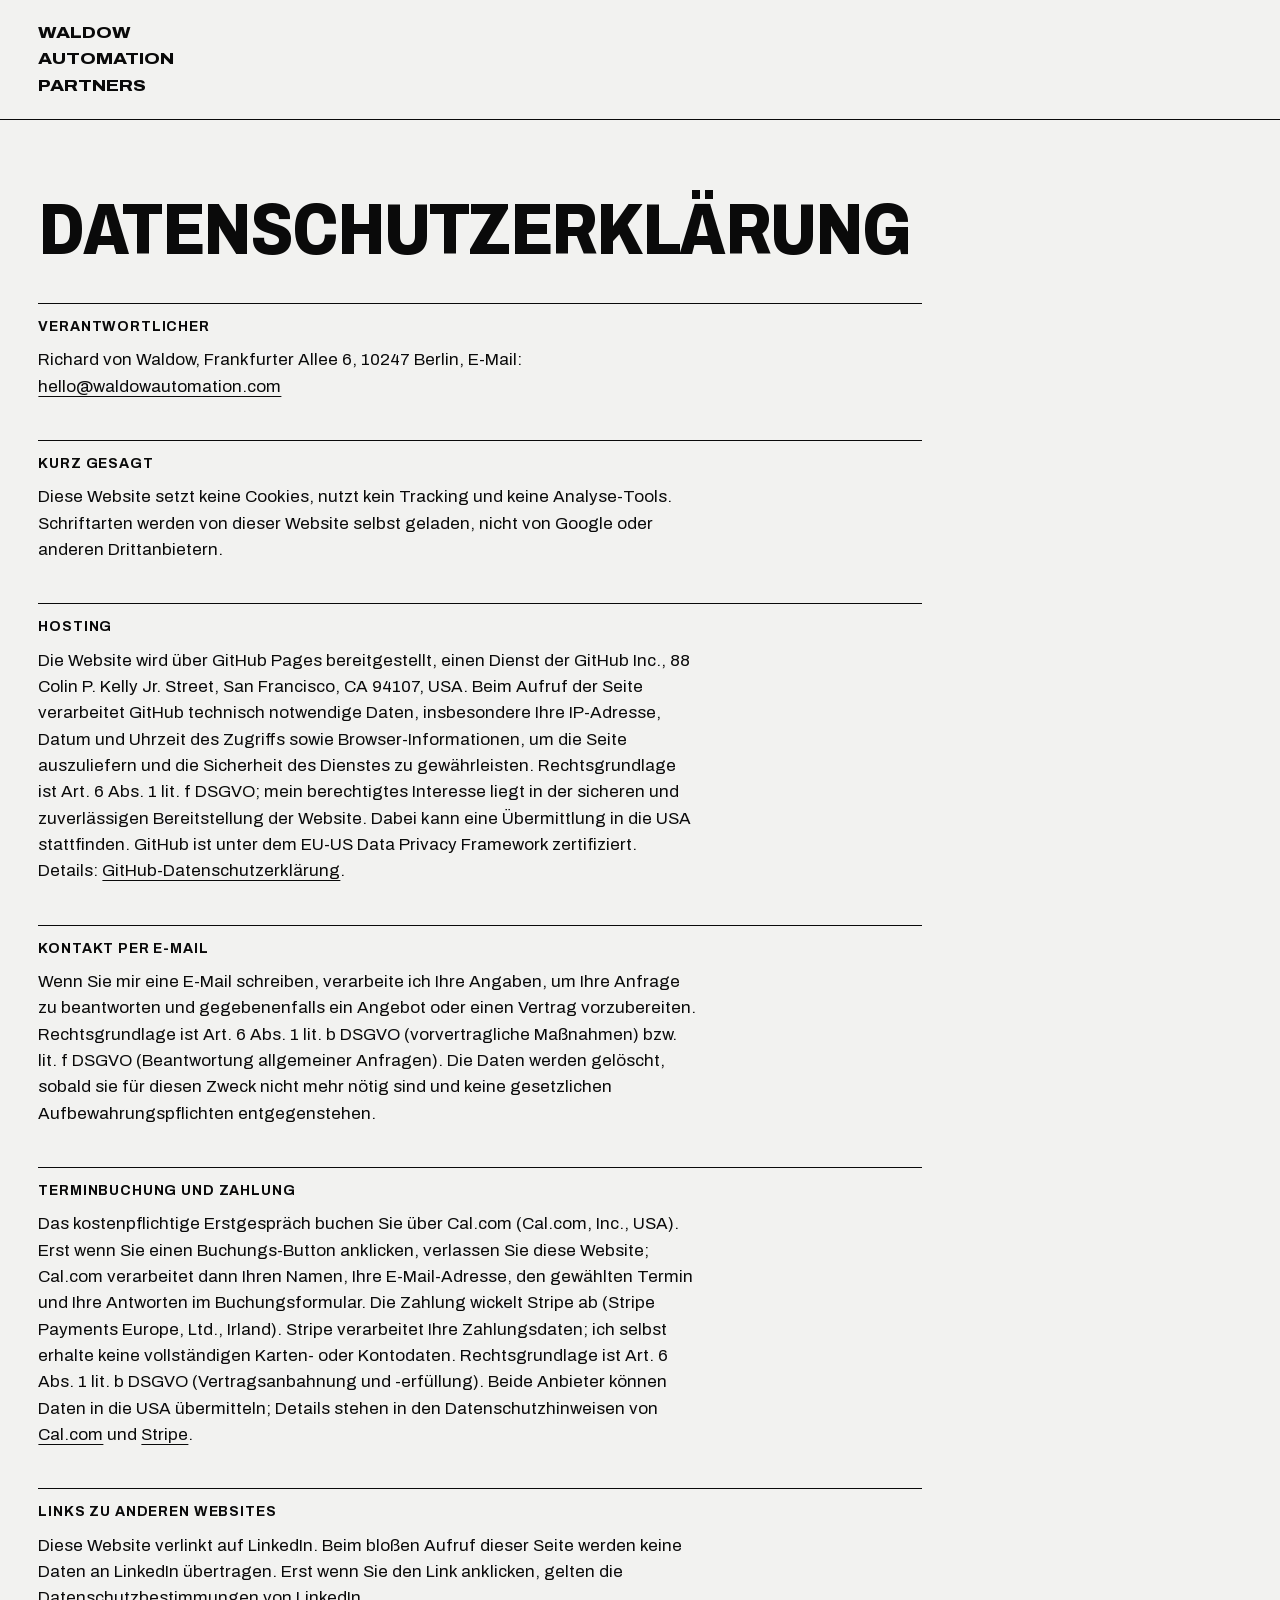
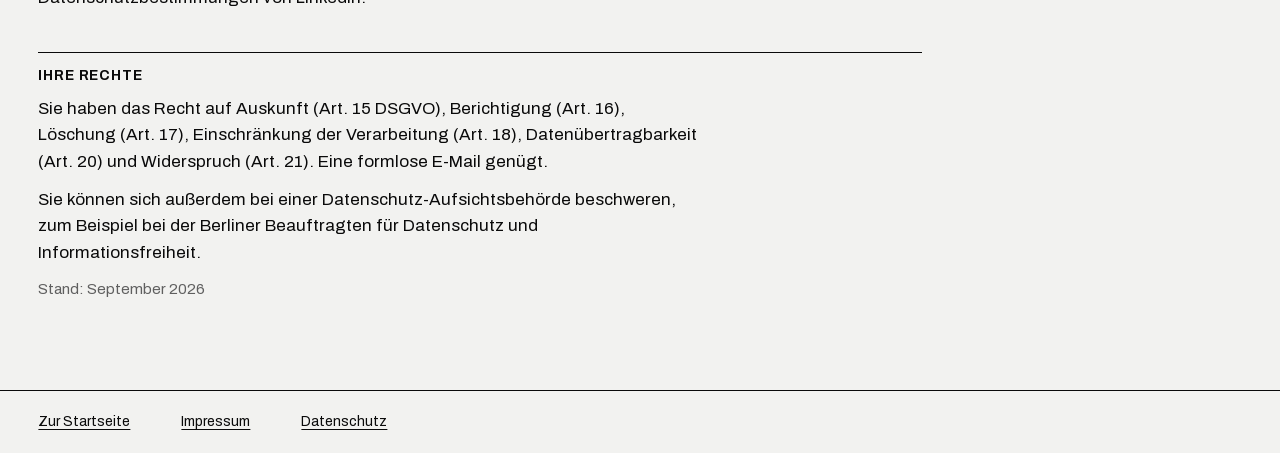
<file: datenschutz.html>
<!DOCTYPE html>
<html lang="de">
<head>
<meta charset="utf-8">
<meta name="viewport" content="width=device-width, initial-scale=1">
<title>Datenschutz | Waldow Automation Partners</title>
<meta name="robots" content="noindex">
<link rel="icon" href="data:image/svg+xml,%3Csvg xmlns='http://www.w3.org/2000/svg' viewBox='0 0 32 32'%3E%3Crect width='32' height='32' fill='%23F2F2F0'/%3E%3Crect x='5' y='5' width='5' height='22' fill='%230A0A0A'/%3E%3Crect x='13' y='5' width='5' height='22' fill='%230A0A0A'/%3E%3Cpath d='M21 27V5a11 22 0 0 1 6 22z' fill='%23E30613'/%3E%3C/svg%3E">
<link rel="stylesheet" href="fonts/archivo.css">
<style>
:root{--paper:#F2F2F0;--ink:#0A0A0A;--red:#E30613;--grey:#5F5F5F;--rule:1px solid var(--ink);--gutter:clamp(1rem,3vw,3rem)}
*{box-sizing:border-box}
body{margin:0;background:var(--paper);color:var(--ink);font-family:Archivo,system-ui,sans-serif;font-size:1.0625rem;line-height:1.55;-webkit-font-smoothing:antialiased}
::selection{background:var(--red);color:#fff}
:focus-visible{outline:2px solid var(--red);outline-offset:3px}
a{color:inherit;text-underline-offset:.22em;text-decoration-thickness:1px}
a:hover{color:var(--red)}
header{border-bottom:var(--rule)}
header .wrap,footer .wrap{padding:1.25rem var(--gutter)}
header a{text-decoration:none;font-weight:800;text-transform:uppercase;font-stretch:112%;line-height:1.02}
main .wrap{padding:clamp(2.5rem,6vw,5rem) var(--gutter);max-width:60rem}
h1{font-size:clamp(2.5rem,6vw,4.5rem);font-weight:800;font-stretch:84%;text-transform:uppercase;letter-spacing:-.025em;line-height:.92;margin:0 0 2rem}
h2{font-size:.875rem;text-transform:uppercase;letter-spacing:.06em;font-weight:700;margin:2.5rem 0 .6rem;padding-top:.75rem;border-top:var(--rule)}
p{max-width:66ch;margin:0 0 .75rem}
.muted{color:var(--grey);font-size:.9375rem}
footer{border-top:var(--rule);font-size:.875rem}
footer .wrap{display:flex;gap:1.5rem;flex-wrap:wrap}
</style>
</head>
<body>
<header><div class="wrap"><a href="./">Waldow<br>Automation<br>Partners</a></div></header>
<main><div class="wrap">
<h1>Datenschutzerklärung</h1>
<h2>Verantwortlicher</h2>
<p>Richard von Waldow, Frankfurter Allee 6, 10247 Berlin, E-Mail: <a href="mailto:hello@waldowautomation.com">hello@waldowautomation.com</a></p>
<h2>Kurz gesagt</h2>
<p>Diese Website setzt keine Cookies, nutzt kein Tracking und keine Analyse-Tools. Schriftarten werden von dieser Website selbst geladen, nicht von Google oder anderen Drittanbietern.</p>
<h2>Hosting</h2>
<p>Die Website wird über GitHub Pages bereitgestellt, einen Dienst der GitHub Inc., 88 Colin P. Kelly Jr. Street, San Francisco, CA 94107, USA. Beim Aufruf der Seite verarbeitet GitHub technisch notwendige Daten, insbesondere Ihre IP-Adresse, Datum und Uhrzeit des Zugriffs sowie Browser-Informationen, um die Seite auszuliefern und die Sicherheit des Dienstes zu gewährleisten. Rechtsgrundlage ist Art. 6 Abs. 1 lit. f DSGVO; mein berechtigtes Interesse liegt in der sicheren und zuverlässigen Bereitstellung der Website. Dabei kann eine Übermittlung in die USA stattfinden. GitHub ist unter dem EU-US Data Privacy Framework zertifiziert. Details: <a href="https://docs.github.com/de/site-policy/privacy-policies/github-general-privacy-statement" rel="noopener">GitHub-Datenschutzerklärung</a>.</p>
<h2>Kontakt per E-Mail</h2>
<p>Wenn Sie mir eine E-Mail schreiben, verarbeite ich Ihre Angaben, um Ihre Anfrage zu beantworten und gegebenenfalls ein Angebot oder einen Vertrag vorzubereiten. Rechtsgrundlage ist Art. 6 Abs. 1 lit. b DSGVO (vorvertragliche Maßnahmen) bzw. lit. f DSGVO (Beantwortung allgemeiner Anfragen). Die Daten werden gelöscht, sobald sie für diesen Zweck nicht mehr nötig sind und keine gesetzlichen Aufbewahrungspflichten entgegenstehen.</p>
<h2>Terminbuchung und Zahlung</h2>
<p>Das kostenpflichtige Erstgespräch buchen Sie über Cal.com (Cal.com, Inc., USA). Erst wenn Sie einen Buchungs-Button anklicken, verlassen Sie diese Website; Cal.com verarbeitet dann Ihren Namen, Ihre E-Mail-Adresse, den gewählten Termin und Ihre Antworten im Buchungsformular. Die Zahlung wickelt Stripe ab (Stripe Payments Europe, Ltd., Irland). Stripe verarbeitet Ihre Zahlungsdaten; ich selbst erhalte keine vollständigen Karten- oder Kontodaten. Rechtsgrundlage ist Art. 6 Abs. 1 lit. b DSGVO (Vertragsanbahnung und -erfüllung). Beide Anbieter können Daten in die USA übermitteln; Details stehen in den Datenschutzhinweisen von <a href="https://cal.com/privacy" rel="noopener">Cal.com</a> und <a href="https://stripe.com/de/privacy" rel="noopener">Stripe</a>.</p>
<h2>Links zu anderen Websites</h2>
<p>Diese Website verlinkt auf LinkedIn. Beim bloßen Aufruf dieser Seite werden keine Daten an LinkedIn übertragen. Erst wenn Sie den Link anklicken, gelten die Datenschutzbestimmungen von LinkedIn.</p>
<h2>Ihre Rechte</h2>
<p>Sie haben das Recht auf Auskunft (Art. 15 DSGVO), Berichtigung (Art. 16), Löschung (Art. 17), Einschränkung der Verarbeitung (Art. 18), Datenübertragbarkeit (Art. 20) und Widerspruch (Art. 21). Eine formlose E-Mail genügt.</p>
<p>Sie können sich außerdem bei einer Datenschutz-Aufsichtsbehörde beschweren, zum Beispiel bei der Berliner Beauftragten für Datenschutz und Informationsfreiheit.</p>
<p class="muted">Stand: September 2026</p>
</div></main>
<footer><div class="wrap"><a href="./">Zur Startseite</a> &nbsp; <a href="impressum.html">Impressum</a> &nbsp; <a href="datenschutz.html">Datenschutz</a></div></footer>
</body>
</html>
</file>
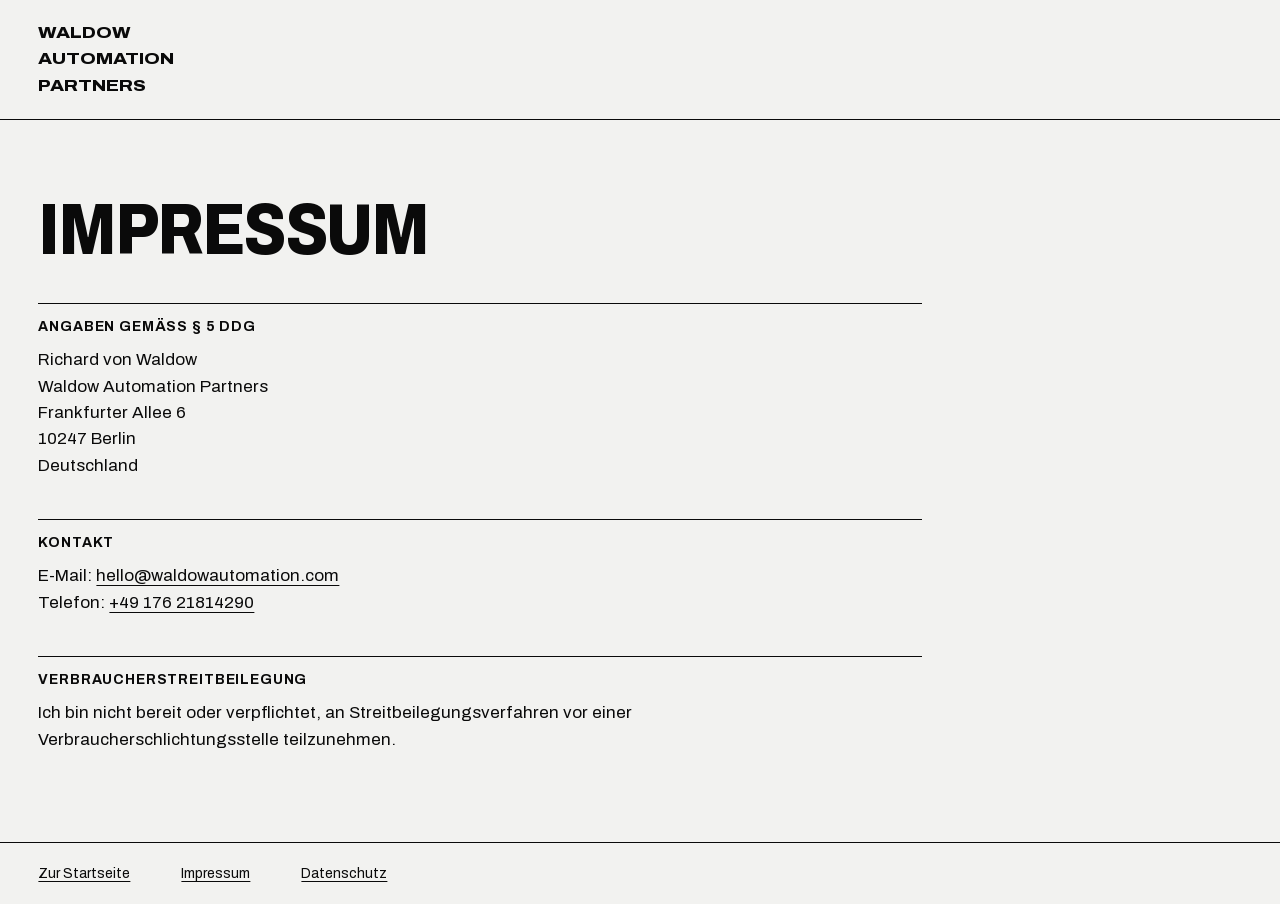
<file: impressum.html>
<!DOCTYPE html>
<html lang="de">
<head>
<meta charset="utf-8">
<meta name="viewport" content="width=device-width, initial-scale=1">
<title>Impressum | Waldow Automation Partners</title>
<meta name="robots" content="noindex">
<link rel="icon" href="data:image/svg+xml,%3Csvg xmlns='http://www.w3.org/2000/svg' viewBox='0 0 32 32'%3E%3Crect width='32' height='32' fill='%23F2F2F0'/%3E%3Crect x='5' y='5' width='5' height='22' fill='%230A0A0A'/%3E%3Crect x='13' y='5' width='5' height='22' fill='%230A0A0A'/%3E%3Cpath d='M21 27V5a11 22 0 0 1 6 22z' fill='%23E30613'/%3E%3C/svg%3E">
<link rel="stylesheet" href="fonts/archivo.css">
<style>
:root{--paper:#F2F2F0;--ink:#0A0A0A;--red:#E30613;--grey:#5F5F5F;--rule:1px solid var(--ink);--gutter:clamp(1rem,3vw,3rem)}
*{box-sizing:border-box}
body{margin:0;background:var(--paper);color:var(--ink);font-family:Archivo,system-ui,sans-serif;font-size:1.0625rem;line-height:1.55;-webkit-font-smoothing:antialiased}
::selection{background:var(--red);color:#fff}
:focus-visible{outline:2px solid var(--red);outline-offset:3px}
a{color:inherit;text-underline-offset:.22em;text-decoration-thickness:1px}
a:hover{color:var(--red)}
header{border-bottom:var(--rule)}
header .wrap,footer .wrap{padding:1.25rem var(--gutter)}
header a{text-decoration:none;font-weight:800;text-transform:uppercase;font-stretch:112%;line-height:1.02}
main .wrap{padding:clamp(2.5rem,6vw,5rem) var(--gutter);max-width:60rem}
h1{font-size:clamp(2.5rem,6vw,4.5rem);font-weight:800;font-stretch:84%;text-transform:uppercase;letter-spacing:-.025em;line-height:.92;margin:0 0 2rem}
h2{font-size:.875rem;text-transform:uppercase;letter-spacing:.06em;font-weight:700;margin:2.5rem 0 .6rem;padding-top:.75rem;border-top:var(--rule)}
p{max-width:66ch;margin:0 0 .75rem}
.muted{color:var(--grey);font-size:.9375rem}
footer{border-top:var(--rule);font-size:.875rem}
footer .wrap{display:flex;gap:1.5rem;flex-wrap:wrap}
</style>
</head>
<body>
<header><div class="wrap"><a href="./">Waldow<br>Automation<br>Partners</a></div></header>
<main><div class="wrap">
<h1>Impressum</h1>
<h2>Angaben gemäß § 5 DDG</h2>
<p>Richard von Waldow<br>
Waldow Automation Partners<br>
Frankfurter Allee 6<br>
10247 Berlin<br>
Deutschland</p>
<h2>Kontakt</h2>
<p>E-Mail: <a href="mailto:hello@waldowautomation.com">hello@waldowautomation.com</a><br>
Telefon: <a href="tel:+4917621814290">+49 176 21814290</a></p>
<h2>Verbraucherstreitbeilegung</h2>
<p>Ich bin nicht bereit oder verpflichtet, an Streitbeilegungsverfahren vor einer Verbraucherschlichtungsstelle teilzunehmen.</p>
</div></main>
<footer><div class="wrap"><a href="./">Zur Startseite</a> &nbsp; <a href="impressum.html">Impressum</a> &nbsp; <a href="datenschutz.html">Datenschutz</a></div></footer>
</body>
</html>
</file>
<file: fonts/archivo.css>
/* latin-ext */
@font-face {
  font-family: 'Archivo';
  font-style: normal;
  font-weight: 100 900;
  font-stretch: 62% 125%;
  font-display: swap;
  src: url(Archivo-var-latin-ext.woff2) format('woff2');
  unicode-range: U+0100-02BA, U+02BD-02C5, U+02C7-02CC, U+02CE-02D7, U+02DD-02FF, U+0304, U+0308, U+0329, U+1D00-1DBF, U+1E00-1E9F, U+1EF2-1EFF, U+2020, U+20A0-20AB, U+20AD-20C0, U+2113, U+2C60-2C7F, U+A720-A7FF;
}
/* latin */
@font-face {
  font-family: 'Archivo';
  font-style: normal;
  font-weight: 100 900;
  font-stretch: 62% 125%;
  font-display: swap;
  src: url(Archivo-var-latin.woff2) format('woff2');
  unicode-range: U+0000-00FF, U+0131, U+0152-0153, U+02BB-02BC, U+02C6, U+02DA, U+02DC, U+0304, U+0308, U+0329, U+2000-206F, U+20AC, U+2122, U+2191, U+2193, U+2212, U+2215, U+FEFF, U+FFFD;
}
</file>
